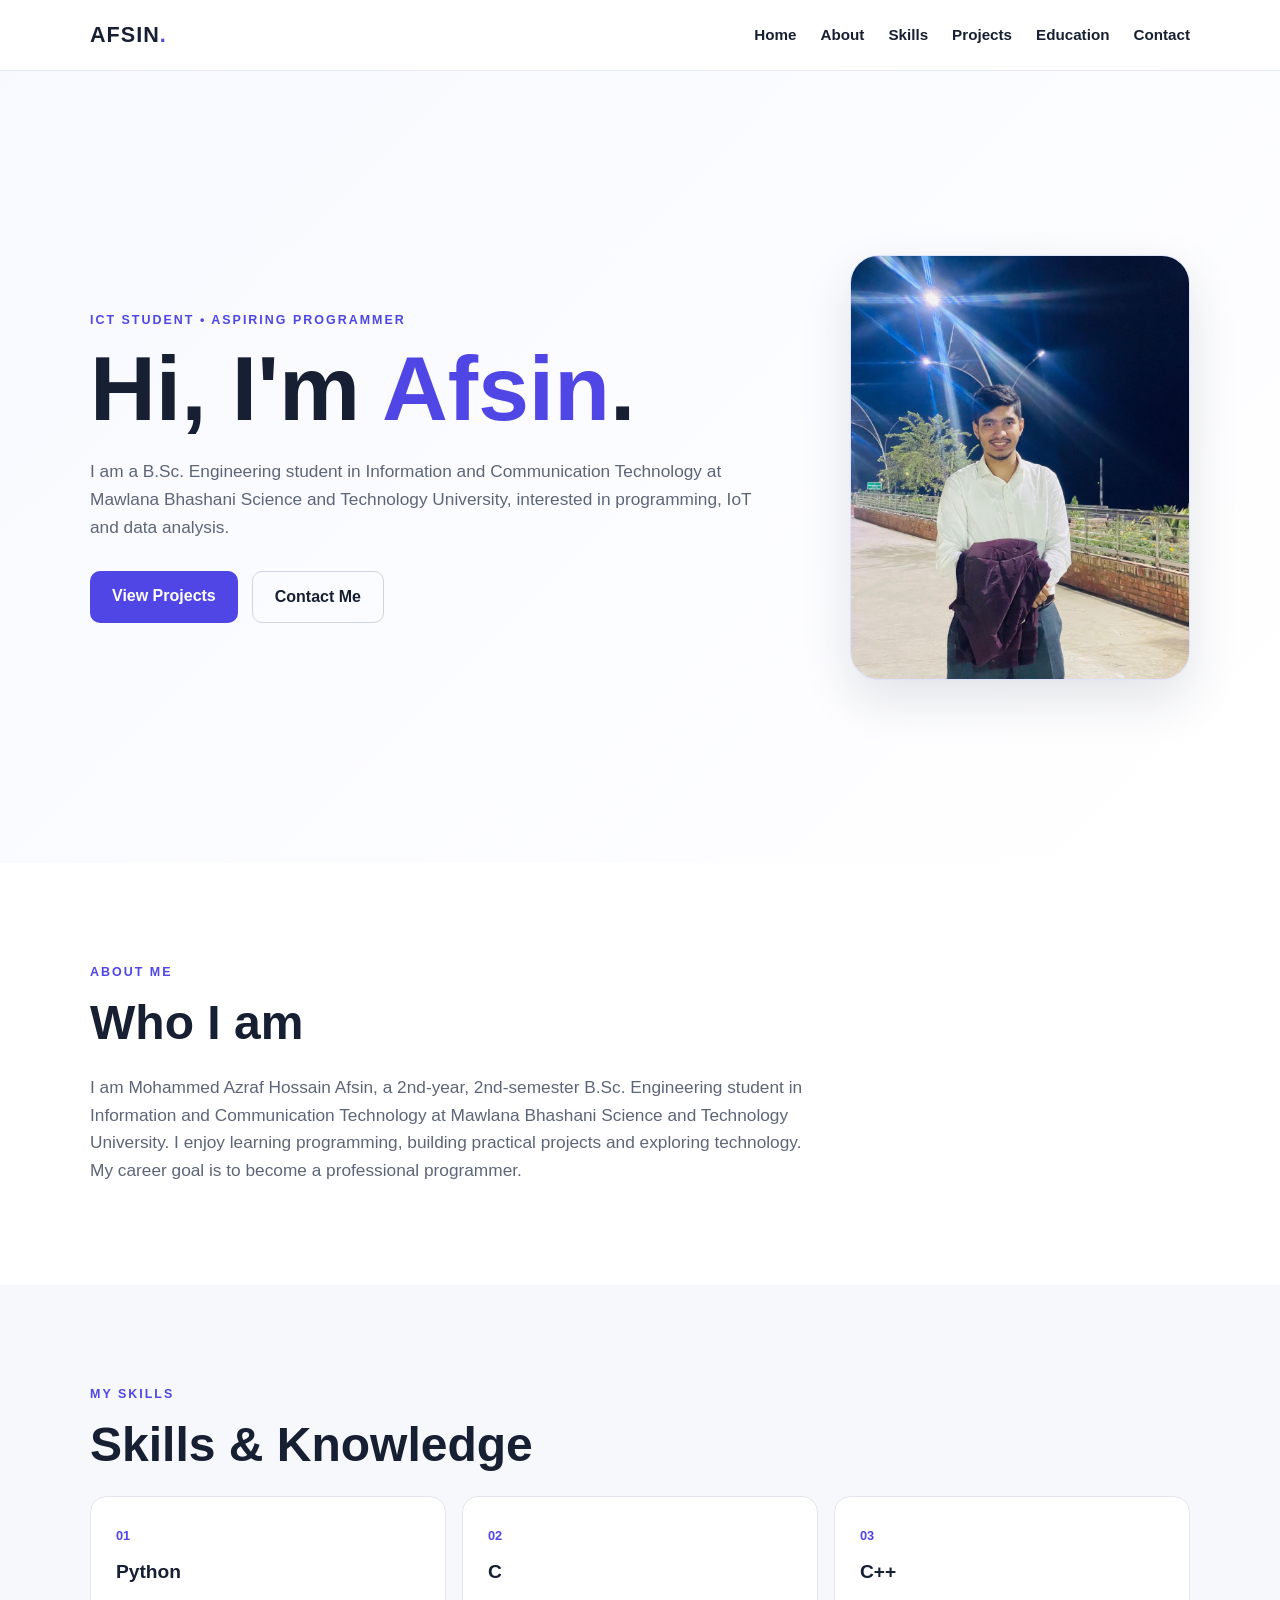
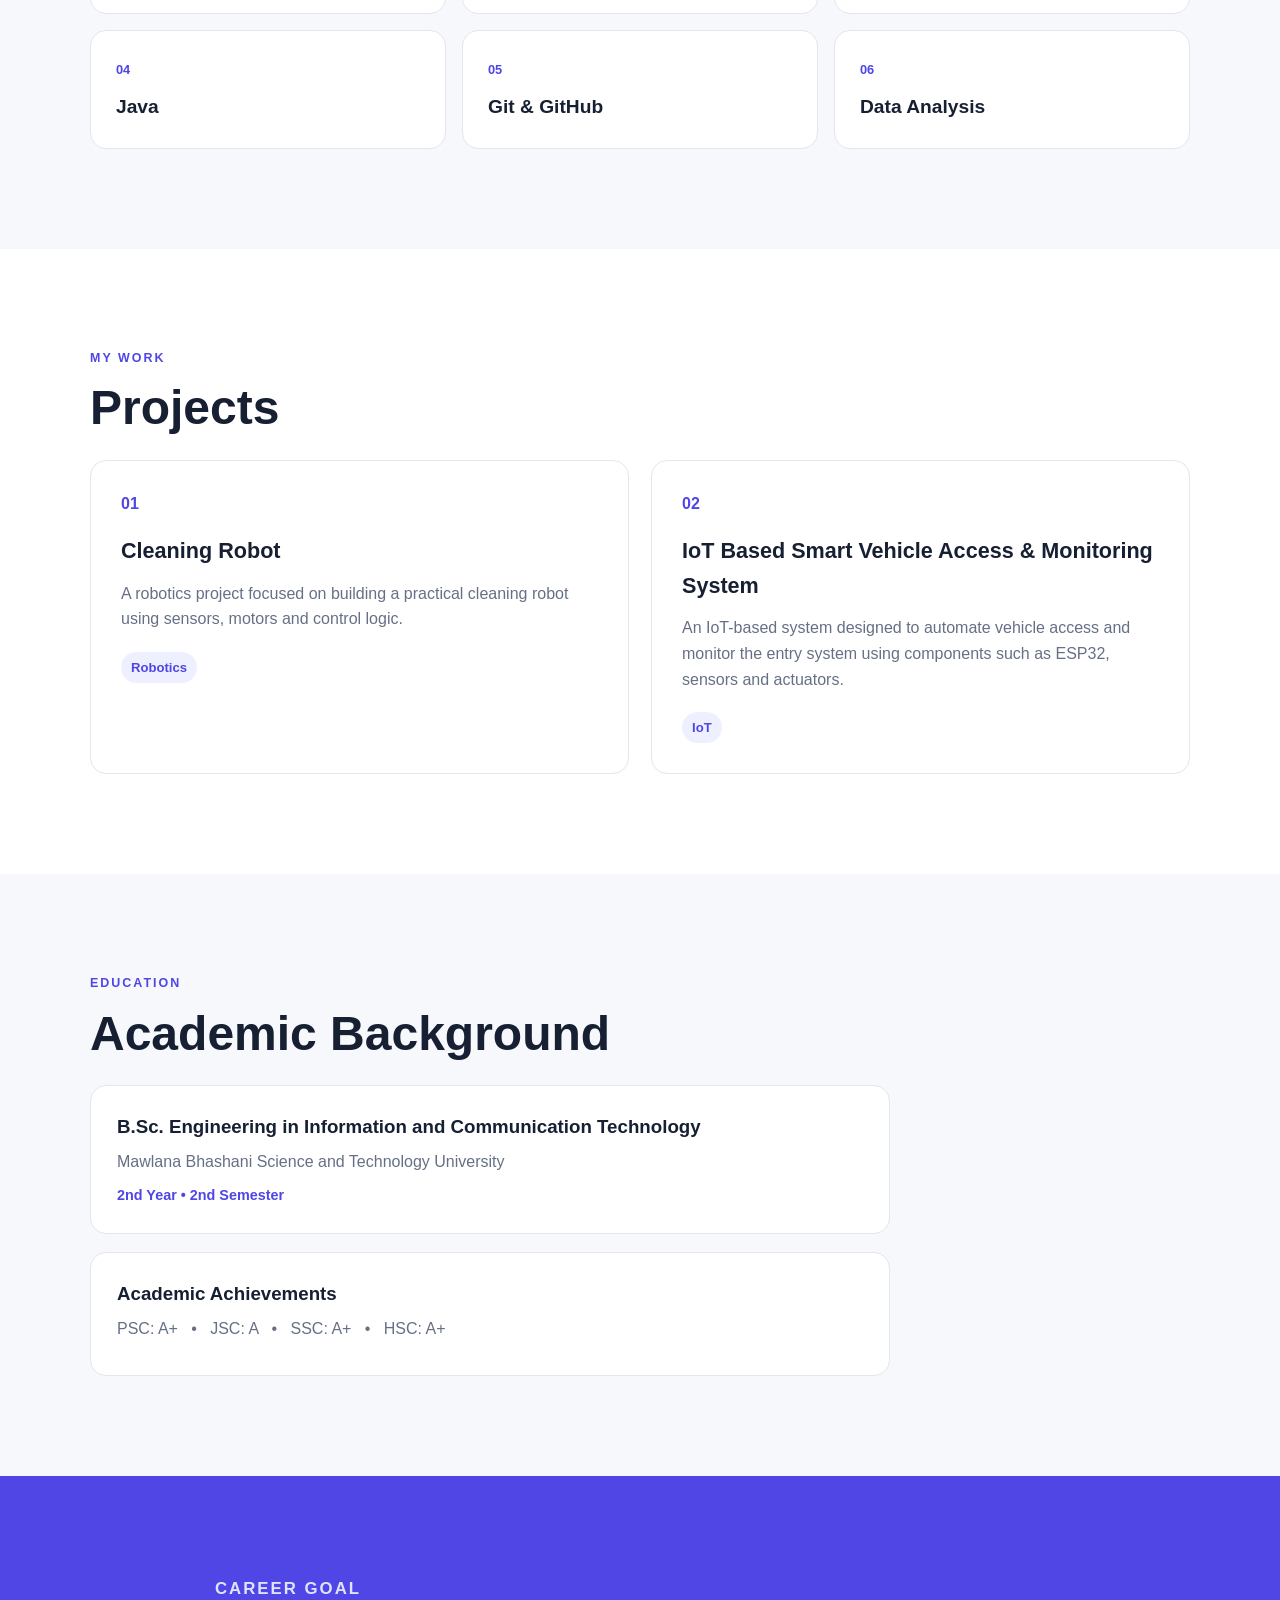
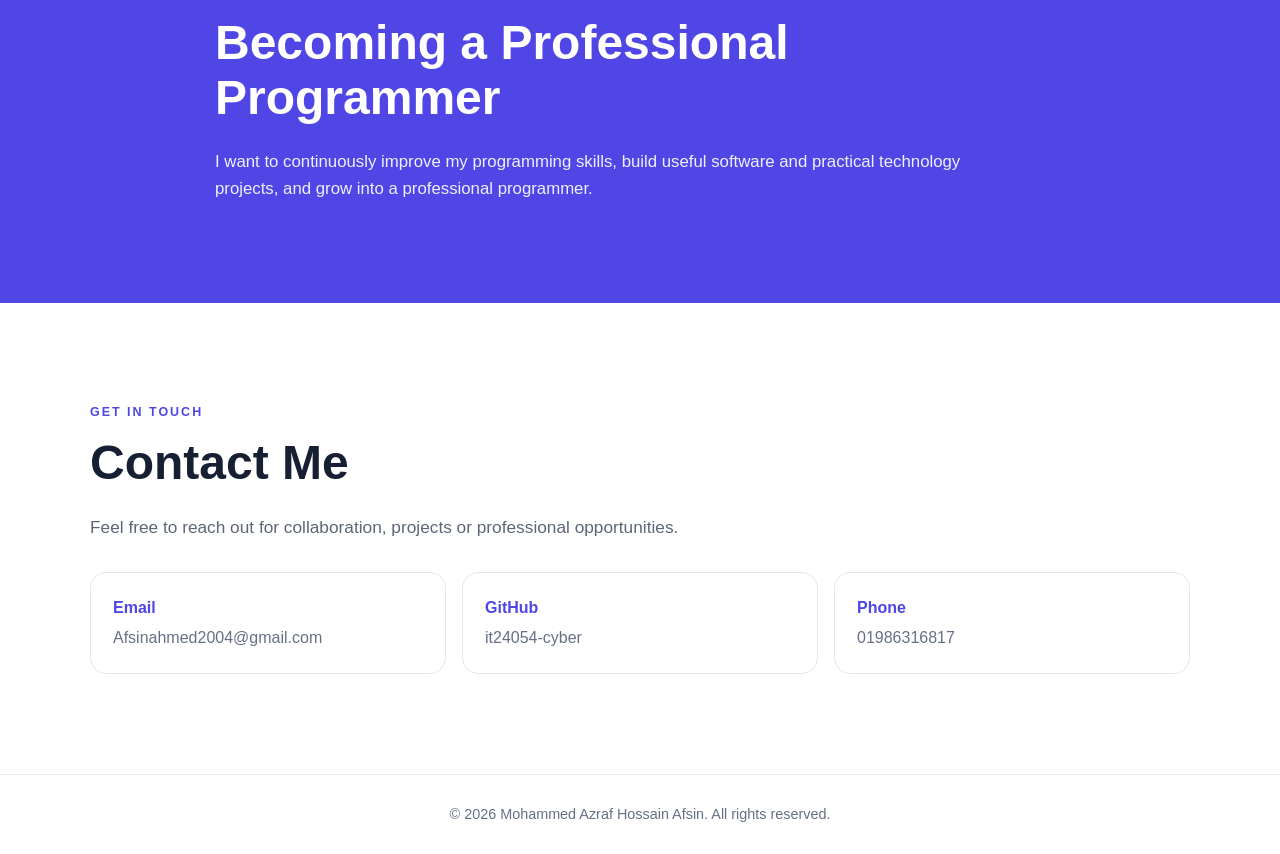
<file: index.html>
<!DOCTYPE html>
<html lang="en">

<head>
  <meta charset="UTF-8">
  <meta name="viewport" content="width=device-width, initial-scale=1.0">

  <meta name="description"
    content="Portfolio of Mohammed Azraf Hossain Afsin, ICT student and aspiring programmer.">

  <title>Afsin | ICT Student & Programmer</title>

  <!-- CSS -->
  <link rel="stylesheet" href="Portfolio/style.css">
</head>

<body>

  <!-- ================= NAVIGATION ================= -->

  <header class="navbar">

    <div class="container nav-content">

      <a class="logo" href="#home">
        AFSIN<span>.</span>
      </a>

      <nav>
        <a href="#home">Home</a>
        <a href="#about">About</a>
        <a href="#skills">Skills</a>
        <a href="#projects">Projects</a>
        <a href="#education">Education</a>
        <a href="#contact">Contact</a>
      </nav>

    </div>

  </header>


  <!-- ================= MAIN ================= -->

  <main>

    <!-- ================= HOME ================= -->

    <section id="home" class="hero">

      <div class="container hero-grid">

        <div class="hero-content">

          <p class="eyebrow">
            ICT STUDENT • ASPIRING PROGRAMMER
          </p>

          <h1>
            Hi, I'm <span>Afsin</span>.
          </h1>

          <p class="hero-text">
            I am a B.Sc. Engineering student in Information and
            Communication Technology at Mawlana Bhashani Science
            and Technology University, interested in programming,
            IoT and data analysis.
          </p>

          <div class="buttons">

            <a class="btn primary" href="#projects">
              View Projects
            </a>

            <a class="btn secondary" href="#contact">
              Contact Me
            </a>

          </div>

        </div>


        <!-- Profile Image -->

        <div class="profile-card">

          <img
            src="Portfolio/profile.jpg"
            alt="Mohammed Azraf Hossain Afsin">

        </div>

      </div>

    </section>


    <!-- ================= ABOUT ================= -->

    <section id="about" class="section">

      <div class="container">

        <p class="eyebrow">
          ABOUT ME
        </p>

        <h2>
          Who I am
        </h2>

        <p class="section-text">
          I am Mohammed Azraf Hossain Afsin, a 2nd-year,
          2nd-semester B.Sc. Engineering student in Information
          and Communication Technology at Mawlana Bhashani Science
          and Technology University.

          I enjoy learning programming, building practical projects
          and exploring technology. My career goal is to become a
          professional programmer.
        </p>

      </div>

    </section>


    <!-- ================= SKILLS ================= -->

    <section id="skills" class="section alt">

      <div class="container">

        <p class="eyebrow">
          MY SKILLS
        </p>

        <h2>
          Skills & Knowledge
        </h2>

        <div class="skills-grid">

          <div class="skill-card">
            <span>01</span>
            <h3>Python</h3>
          </div>

          <div class="skill-card">
            <span>02</span>
            <h3>C</h3>
          </div>

          <div class="skill-card">
            <span>03</span>
            <h3>C++</h3>
          </div>

          <div class="skill-card">
            <span>04</span>
            <h3>Java</h3>
          </div>

          <div class="skill-card">
            <span>05</span>
            <h3>Git & GitHub</h3>
          </div>

          <div class="skill-card">
            <span>06</span>
            <h3>Data Analysis</h3>
          </div>

        </div>

      </div>

    </section>


    <!-- ================= PROJECTS ================= -->

    <section id="projects" class="section">

      <div class="container">

        <p class="eyebrow">
          MY WORK
        </p>

        <h2>
          Projects
        </h2>

        <div class="project-grid">

          <!-- Project 01 -->

          <article class="project-card">

            <div class="project-number">
              01
            </div>

            <h3>
              Cleaning Robot
            </h3>

            <p>
              A robotics project focused on building a practical
              cleaning robot using sensors, motors and control logic.
            </p>

            <span class="tag">
              Robotics
            </span>

          </article>


          <!-- Project 02 -->

          <article class="project-card">

            <div class="project-number">
              02
            </div>

            <h3>
              IoT Based Smart Vehicle Access & Monitoring System
            </h3>

            <p>
              An IoT-based system designed to automate vehicle access
              and monitor the entry system using components such as
              ESP32, sensors and actuators.
            </p>

            <span class="tag">
              IoT
            </span>

          </article>

        </div>

      </div>

    </section>


    <!-- ================= EDUCATION ================= -->

    <section id="education" class="section alt">

      <div class="container">

        <p class="eyebrow">
          EDUCATION
        </p>

        <h2>
          Academic Background
        </h2>

        <div class="timeline">

          <!-- University -->

          <div class="timeline-item">

            <div class="timeline-dot"></div>

            <h3>
              B.Sc. Engineering in Information and
              Communication Technology
            </h3>

            <p>
              Mawlana Bhashani Science and Technology University
            </p>

            <strong>
              2nd Year • 2nd Semester
            </strong>

          </div>


          <!-- Academic Achievements -->

          <div class="timeline-item">

            <div class="timeline-dot"></div>

            <h3>
              Academic Achievements
            </h3>

            <p>
              PSC: A+
              &nbsp; • &nbsp;
              JSC: A
              &nbsp; • &nbsp;
              SSC: A+
              &nbsp; • &nbsp;
              HSC: A+
            </p>

          </div>

        </div>

      </div>

    </section>


    <!-- ================= CAREER GOAL ================= -->

    <section class="section goal-section">

      <div class="container goal-box">

        <p class="eyebrow">
          CAREER GOAL
        </p>

        <h2>
          Becoming a Professional Programmer
        </h2>

        <p>
          I want to continuously improve my programming skills,
          build useful software and practical technology projects,
          and grow into a professional programmer.
        </p>

      </div>

    </section>


    <!-- ================= CONTACT ================= -->

    <section id="contact" class="section contact">

      <div class="container">

        <p class="eyebrow">
          GET IN TOUCH
        </p>

        <h2>
          Contact Me
        </h2>

        <p class="section-text">
          Feel free to reach out for collaboration, projects
          or professional opportunities.
        </p>

        <div class="contact-grid">

          <!-- Email -->

          <a
            class="contact-card"
            href="mailto:Afsinahmed2004@gmail.com">

            <strong>
              Email
            </strong>

            <span>
              Afsinahmed2004@gmail.com
            </span>

          </a>


          <!-- GitHub -->

          <a
            class="contact-card"
            href="https://github.com/it24054-cyber"
            target="_blank"
            rel="noopener noreferrer">

            <strong>
              GitHub
            </strong>

            <span>
              it24054-cyber
            </span>

          </a>


          <!-- Phone -->

          <div class="contact-card">

            <strong>
              Phone
            </strong>

            <span>
              01986316817
            </span>

          </div>

        </div>

      </div>

    </section>

  </main>


  <!-- ================= FOOTER ================= -->

  <footer>

    <p>
      © 2026 Mohammed Azraf Hossain Afsin. All rights reserved.
    </p>

  </footer>


  <!-- JavaScript -->

  <script src="Portfolio/script.js"></script>

</body>

</html>
</file>
<file: Portfolio/style.css>
* {
  box-sizing: border-box;
  margin: 0;
  padding: 0;
}

html {
  scroll-behavior: smooth;
}

body {
  font-family: Arial, Helvetica, sans-serif;
  color: #172033;
  background: #ffffff;
  line-height: 1.6;
}

a {
  color: inherit;
  text-decoration: none;
}

.container {
  width: min(1100px, 90%);
  margin: 0 auto;
}

.navbar {
  position: sticky;
  top: 0;
  z-index: 20;
  background: rgba(255,255,255,.95);
  border-bottom: 1px solid #e7eaf0;
  backdrop-filter: blur(10px);
}

.nav-content {
  min-height: 70px;
  display: flex;
  align-items: center;
  justify-content: space-between;
}

.logo {
  font-size: 1.35rem;
  font-weight: 800;
  letter-spacing: 1px;
}

.logo span,
.hero h1 span {
  color: #4f46e5;
}

nav {
  display: flex;
  gap: 24px;
}

nav a {
  font-size: .95rem;
  font-weight: 600;
}

nav a:hover {
  color: #4f46e5;
}

.hero {
  min-height: 88vh;
  display: flex;
  align-items: center;
  background: linear-gradient(135deg, #f8f9ff, #ffffff);
}

.hero-grid {
  display: grid;
  grid-template-columns: 1.3fr .7fr;
  gap: 70px;
  align-items: center;
}

.eyebrow {
  color: #4f46e5;
  font-size: .78rem;
  font-weight: 800;
  letter-spacing: 2px;
  margin-bottom: 12px;
}

h1 {
  font-size: clamp(3rem, 8vw, 5.7rem);
  line-height: 1;
  margin-bottom: 24px;
}

h2 {
  font-size: clamp(2rem, 5vw, 3rem);
  line-height: 1.15;
  margin-bottom: 24px;
}

.hero-text,
.section-text {
  max-width: 720px;
  color: #5d6678;
  font-size: 1.08rem;
}

.buttons {
  display: flex;
  gap: 14px;
  margin-top: 30px;
  flex-wrap: wrap;
}

.btn {
  padding: 12px 22px;
  border-radius: 10px;
  font-weight: 700;
  display: inline-block;
}

.primary {
  background: #4f46e5;
  color: white;
}

.secondary {
  border: 1px solid #cfd4df;
}

.profile-card {
  width: min(340px, 100%);
  aspect-ratio: 4 / 5;
  margin-left: auto;
  border-radius: 28px;
  overflow: hidden;
  background: #eef0ff;
  border: 1px solid #dfe3ff;
  box-shadow: 0 20px 50px rgba(31, 41, 55, .12);
}

.profile-card img {
  width: 100%;
  height: 100%;
  object-fit: cover;
  object-position: center 35%;
}

.section {
  padding: 100px 0;
}

.alt {
  background: #f7f8fc;
}

.skills-grid {
  display: grid;
  grid-template-columns: repeat(3, 1fr);
  gap: 16px;
}

.skill-card {
  padding: 25px;
  border: 1px solid #e3e6ed;
  border-radius: 16px;
  background: white;
}

.skill-card span {
  color: #4f46e5;
  font-size: .8rem;
  font-weight: 800;
}

.skill-card h3 {
  margin-top: 10px;
  font-size: 1.2rem;
}

.project-grid {
  display: grid;
  grid-template-columns: repeat(2, 1fr);
  gap: 22px;
}

.project-card {
  padding: 30px;
  border: 1px solid #e3e6ed;
  border-radius: 16px;
  background: white;
  transition: transform .2s ease, box-shadow .2s ease;
}

.project-card:hover {
  transform: translateY(-5px);
  box-shadow: 0 15px 35px rgba(31, 41, 55, .09);
}

.project-number {
  color: #4f46e5;
  font-weight: 800;
  margin-bottom: 18px;
}

.project-card h3 {
  font-size: 1.35rem;
  margin-bottom: 12px;
}

.project-card p {
  color: #667085;
  margin-bottom: 20px;
}

.tag {
  display: inline-block;
  padding: 5px 10px;
  border-radius: 999px;
  background: #eef0ff;
  color: #4f46e5;
  font-size: .82rem;
  font-weight: 700;
}

.timeline {
  display: grid;
  gap: 18px;
  max-width: 800px;
}

.timeline-item {
  position: relative;
  padding: 26px;
  border: 1px solid #e3e6ed;
  border-radius: 16px;
  background: white;
}

.timeline-item p {
  color: #667085;
  margin: 7px 0;
}

.timeline-item strong {
  color: #4f46e5;
  font-size: .9rem;
}

.goal-section {
  background: #4f46e5;
  color: white;
}

.goal-box {
  max-width: 850px;
}

.goal-box .eyebrow {
  color: #dfe3ff;
}

.goal-box p {
  color: #eef0ff;
  font-size: 1.05rem;
  max-width: 750px;
}

.contact-grid {
  display: grid;
  grid-template-columns: repeat(3, 1fr);
  gap: 16px;
  margin-top: 30px;
}

.contact-card {
  padding: 22px;
  border: 1px solid #e3e6ed;
  border-radius: 16px;
  display: flex;
  flex-direction: column;
  gap: 5px;
}

.contact-card strong {
  color: #4f46e5;
}

.contact-card span {
  color: #667085;
  overflow-wrap: anywhere;
}

footer {
  padding: 28px 5%;
  text-align: center;
  color: #667085;
  border-top: 1px solid #e7eaf0;
  font-size: .9rem;
}

@media (max-width: 800px) {
  nav {
    gap: 12px;
  }

  nav a {
    font-size: .82rem;
  }

  .hero-grid,
  .project-grid {
    grid-template-columns: 1fr;
  }

  .profile-card {
    margin: 0 auto;
    width: min(300px, 75vw);
  }

  .skills-grid,
  .contact-grid {
    grid-template-columns: repeat(2, 1fr);
  }
}

@media (max-width: 520px) {
  nav {
    display: none;
  }

  .skills-grid,
  .contact-grid {
    grid-template-columns: 1fr;
  }

  .section {
    padding: 75px 0;
  }
}
</file>
